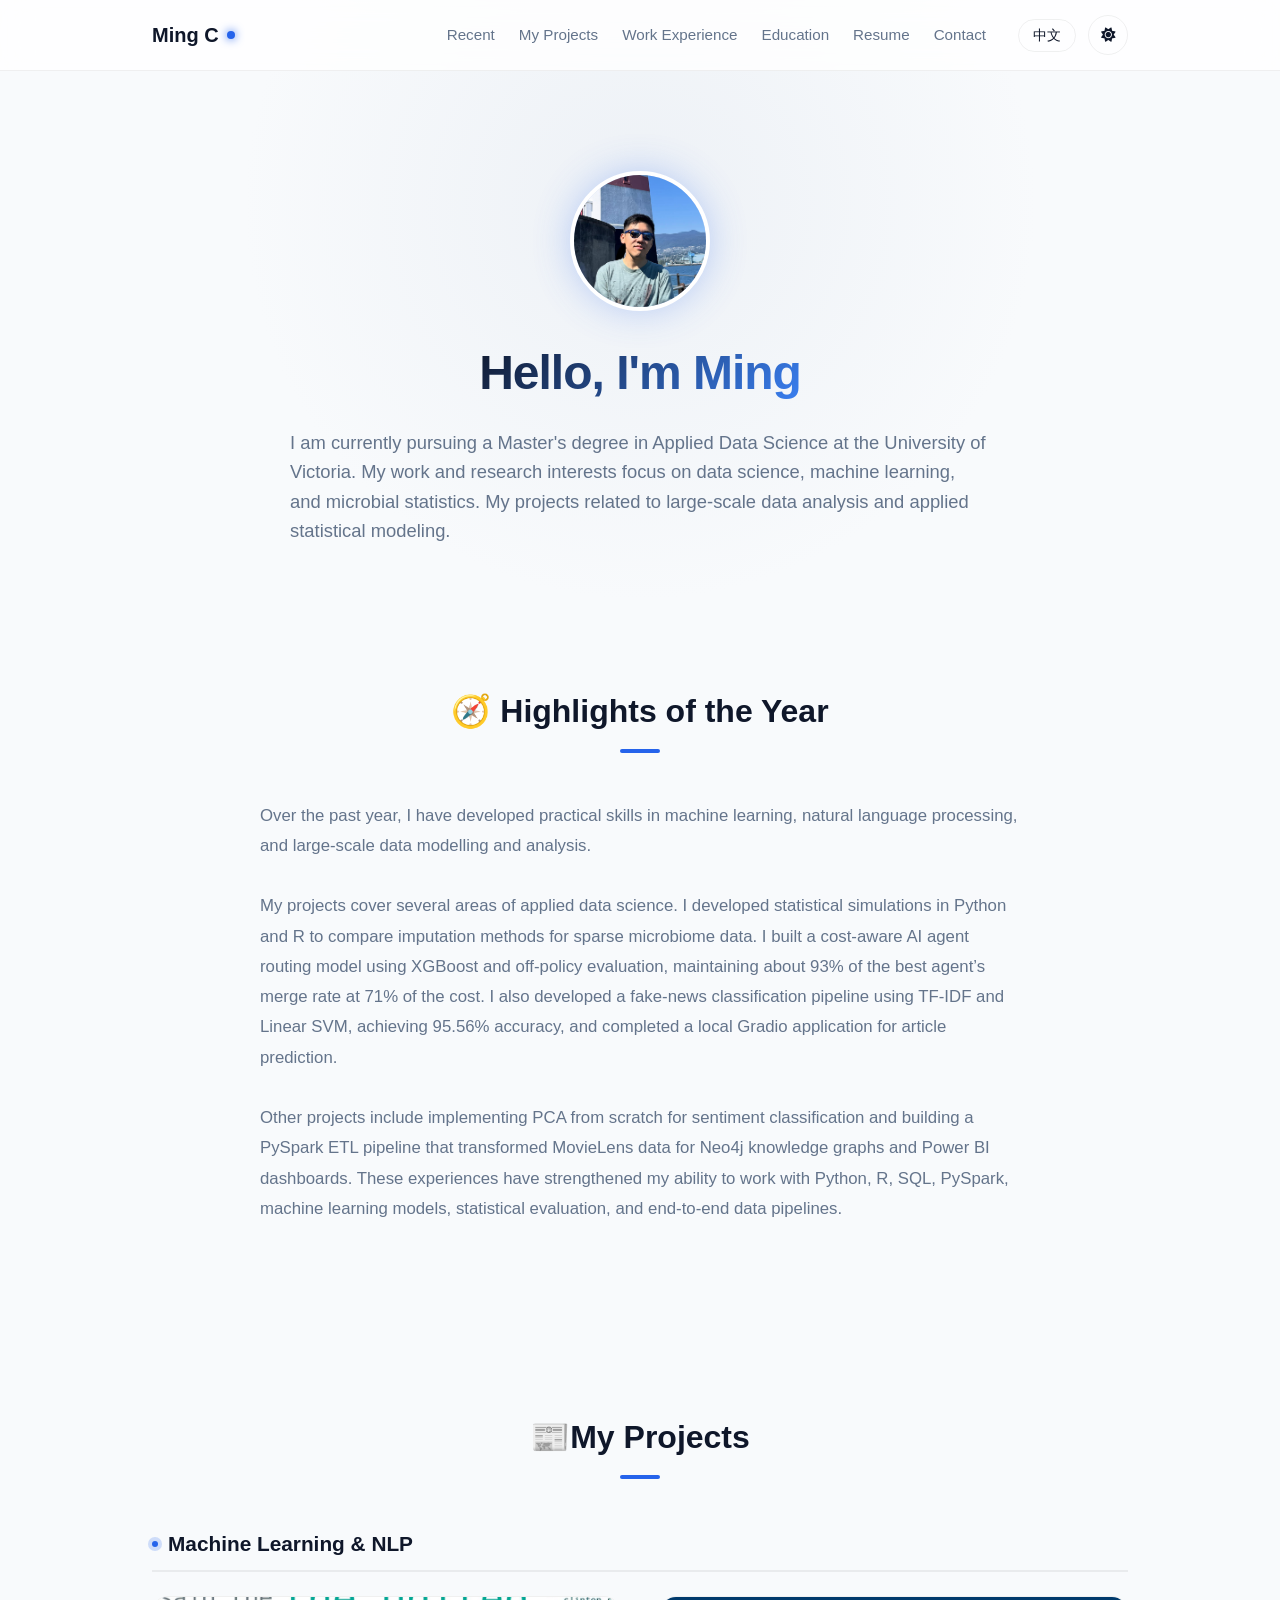
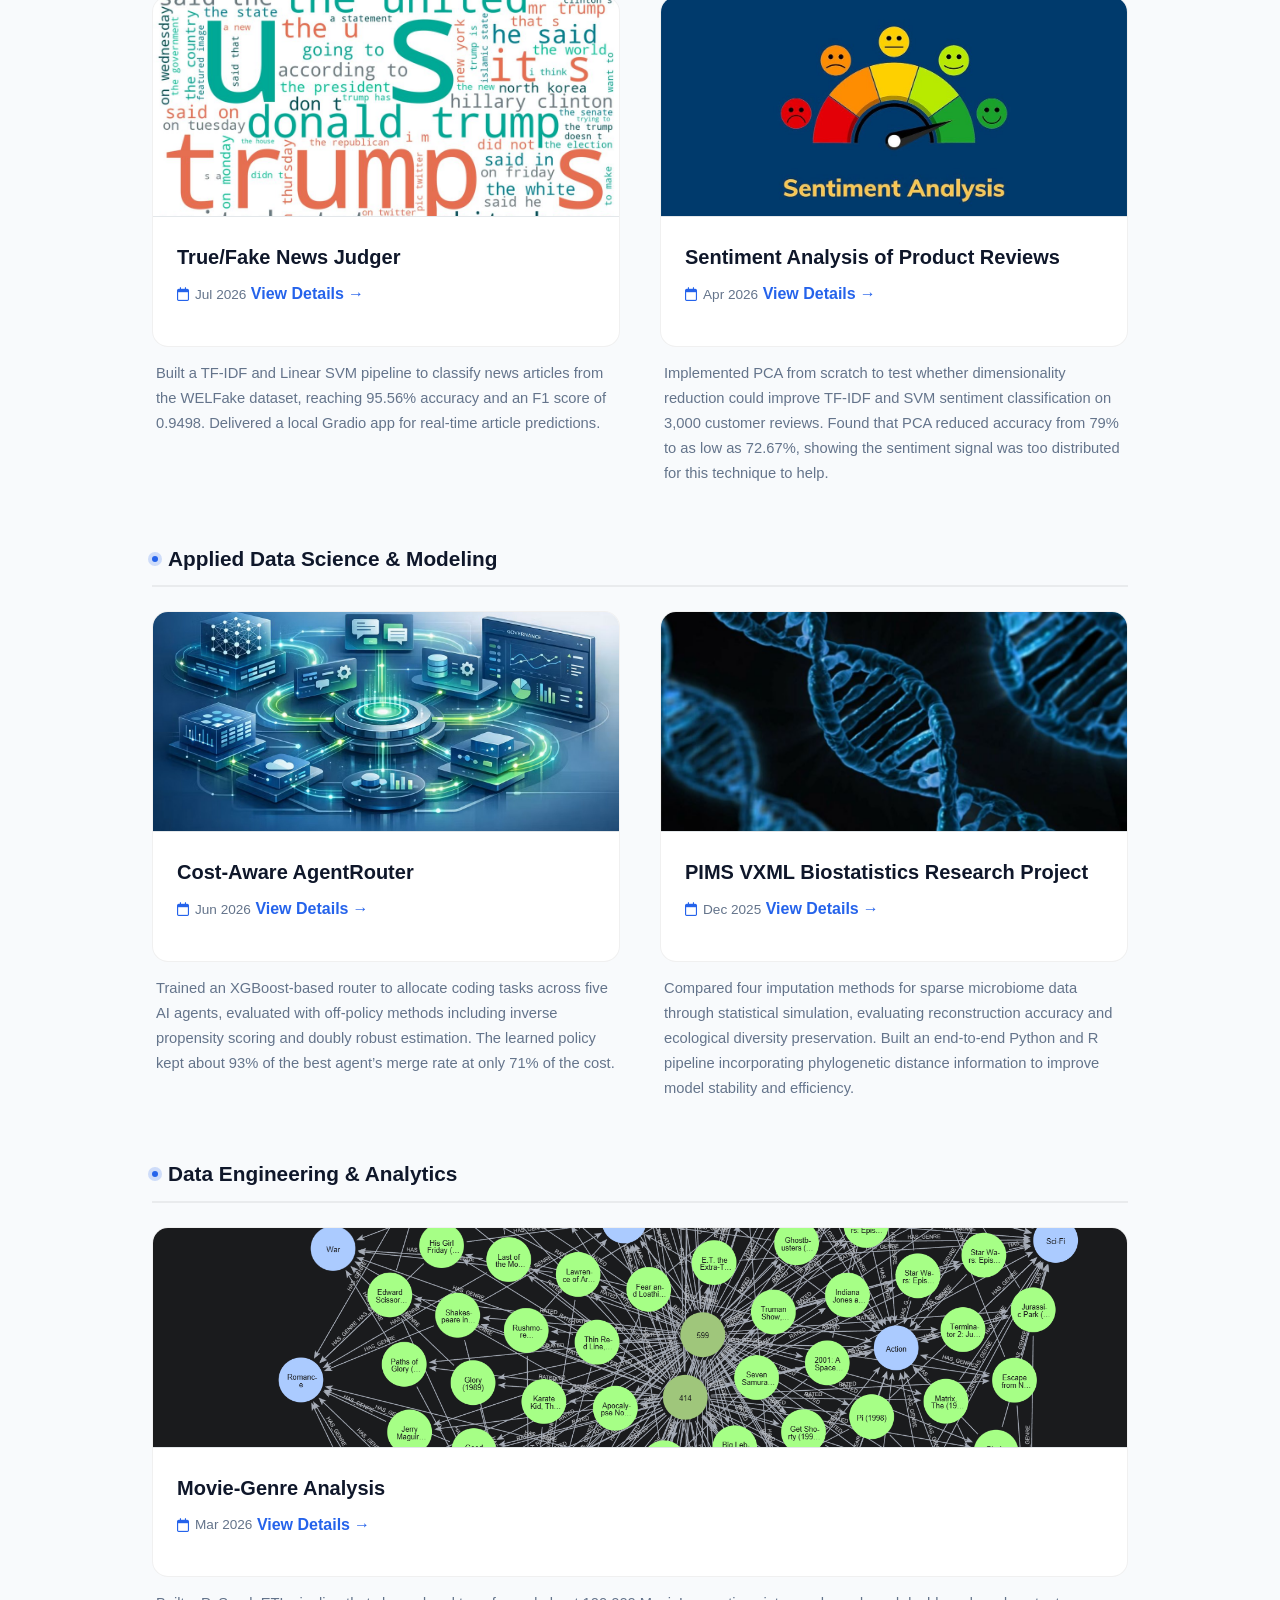
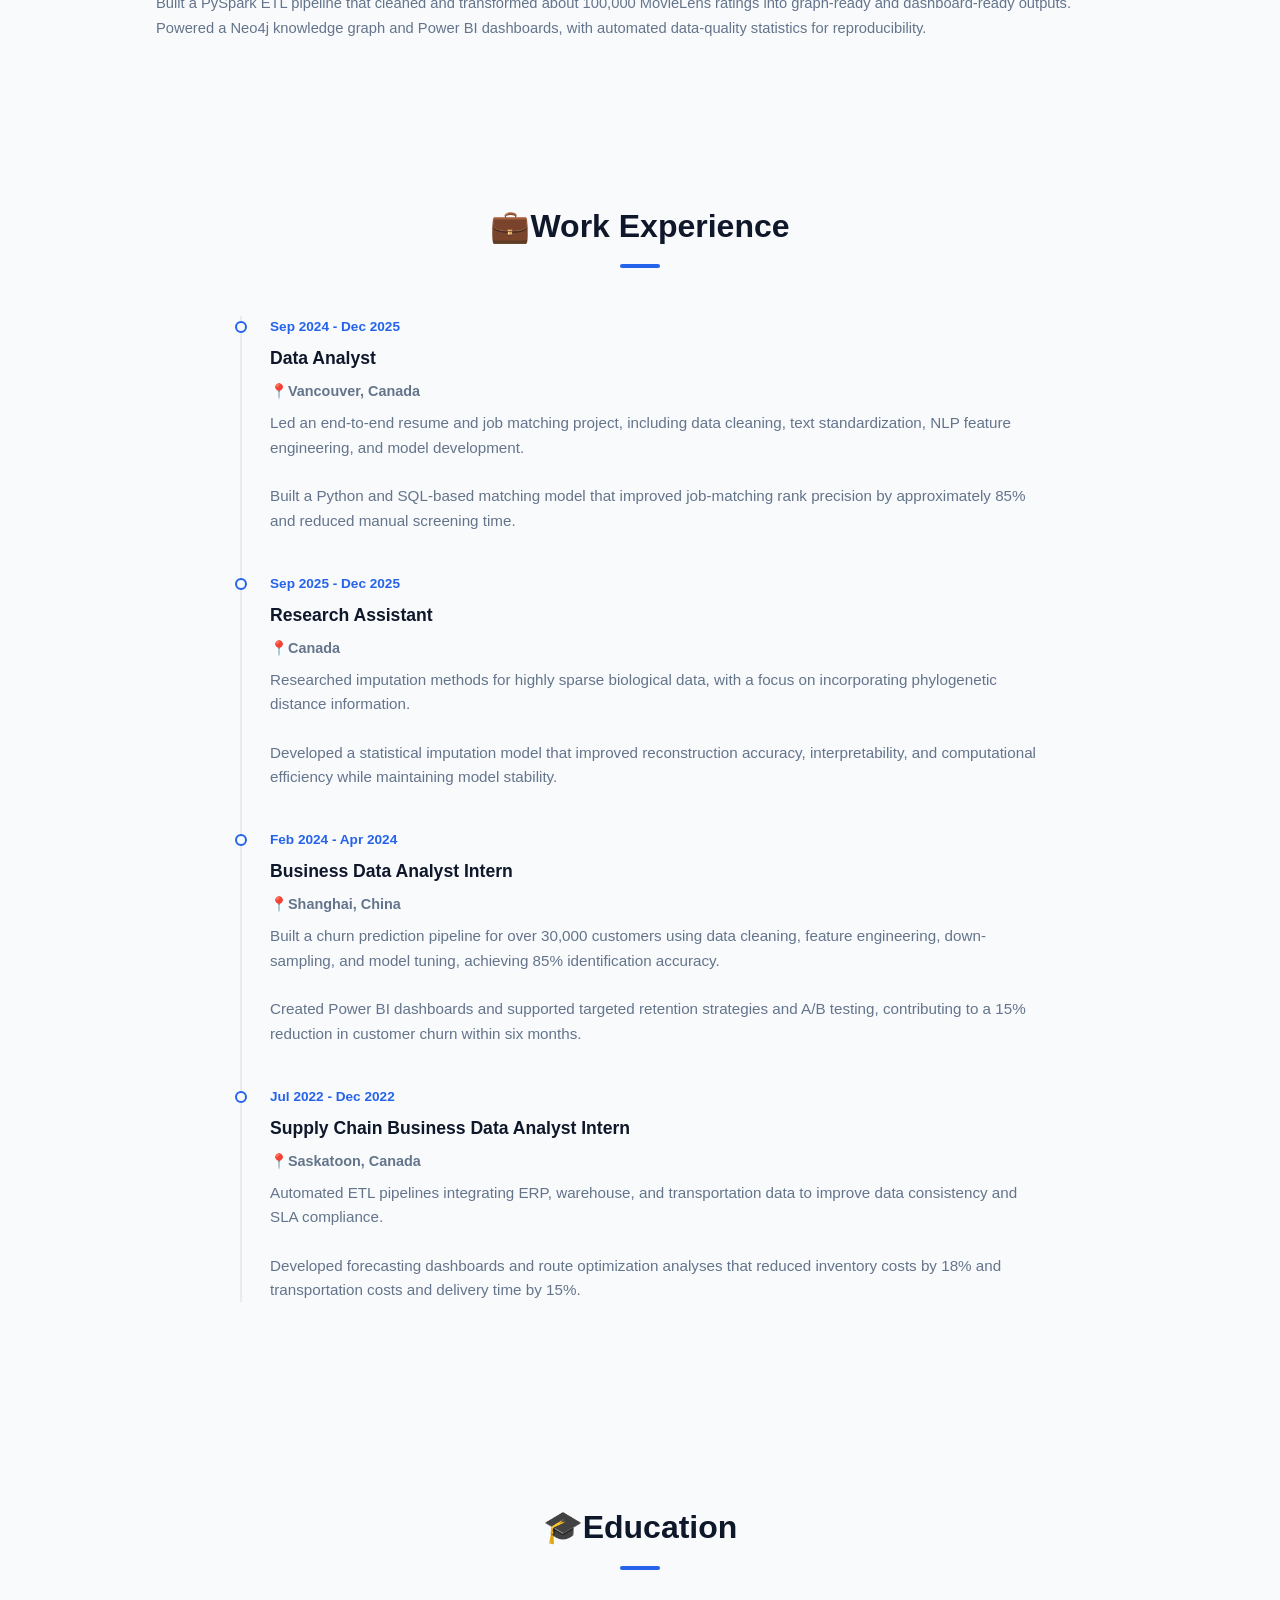
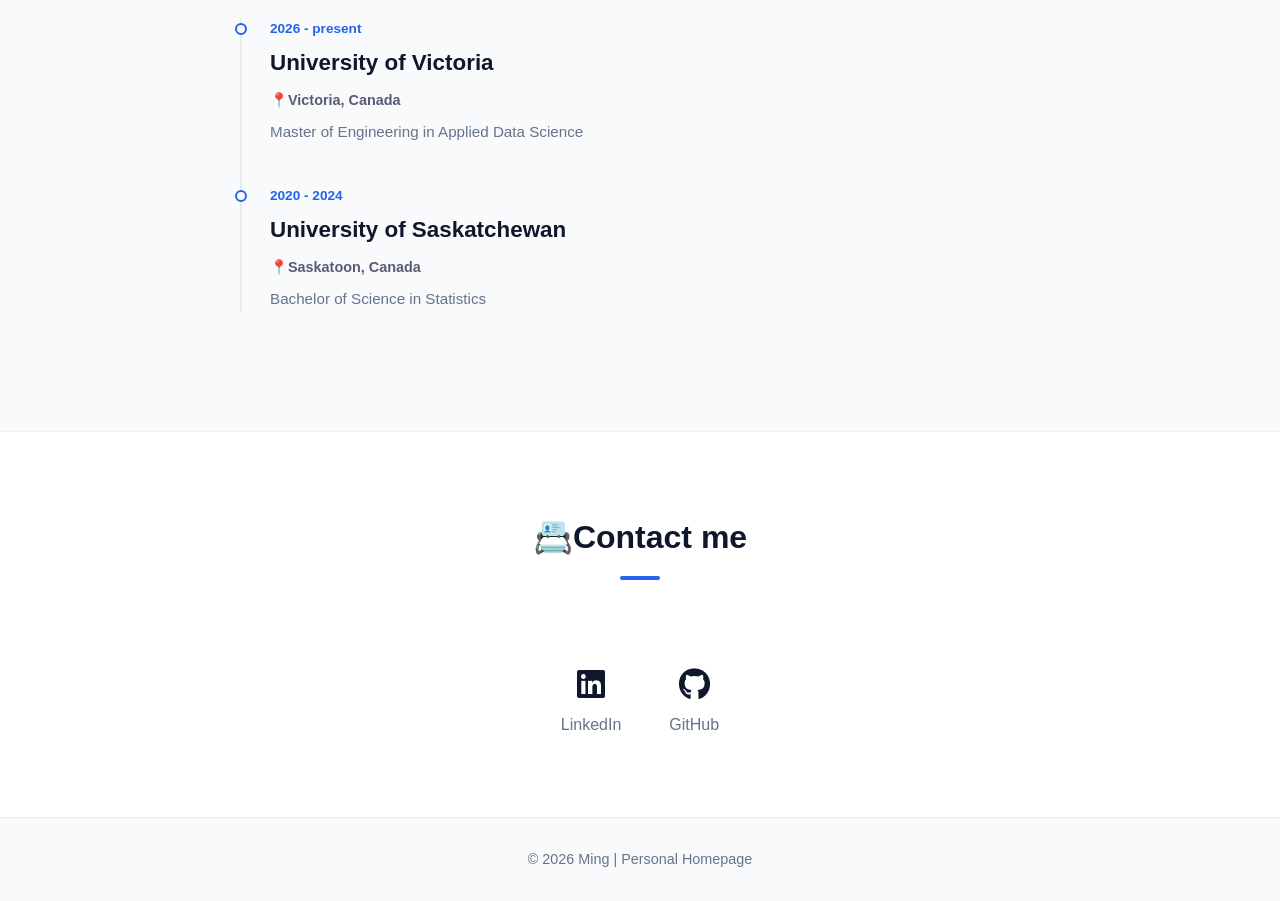
<file: index.html>
<!DOCTYPE html>
<html lang="en" data-theme="light">
<head>
  <meta charset="UTF-8">
  <meta name="viewport" content="width=device-width, initial-scale=1.0">
  <title>Ming's Homepage</title>
  
  <script>
    const savedTheme = localStorage.getItem('theme') || (window.matchMedia('(prefers-color-scheme: dark)').matches ? 'dark' : 'light');
    document.documentElement.setAttribute('data-theme', savedTheme);
  </script>

  <link rel="stylesheet" href="assets/css/style.css">
  <link rel="stylesheet" href="https://cdn.bootcdn.net/ajax/libs/font-awesome/6.4.0/css/all.min.css">
</head>
<body>
  <nav>
    <div class="container nav-container">
      <a href="#" class="logo">
        <span class="logo-text">Ming C</span>
        <div class="logo-dot"></div>
      </a>
      
      <div class="nav-actions">
        <div class="nav-links">
          <a href="#recent" data-i18n="nav.recent">Recent</a>
          <a href="#projects" data-i18n="nav.projects">Projects</a>
          <a href="#timeline" data-i18n="nav.timeline">Work Experience</a>
          <a href="#education" data-i18n="nav.education">Education</a>
          <a href="assets/docs/Mingyang_Chen_Resume.pdf" target="_blank" data-i18n="nav.resume">Resume</a>
          <a href="#contact" data-i18n="nav.contact">Contact</a>
        </div>

        <div class="nav-controls">
          <button class="control-btn lang-toggle" aria-label="Toggle Language">中文</button>
          <button class="control-btn theme-toggle" aria-label="Toggle Theme">
            <i class="fas fa-sun sun-icon"></i>
            <i class="fas fa-moon moon-icon"></i>
          </button>
        </div>
      </div>
    </div>
  </nav>

  <section class="intro">
    <div class="bg-decoration"></div>
    <div class="container flex-center column">
      <div class="avatar-container">
        <img src="assets/images/profile.jpg" alt="Avatar" class="avatar" data-i18n="intro.avatarAlt">
        <div class="avatar-glow"></div>
      </div>
      <h1 class="gradient-text" data-i18n="intro.title">Hello, I'm Ming</h1>
      <p class="subtitle" data-i18n="intro.desc">...</p>
    </div>
  </section>

  <section id="recent" class="section-padding">
    <div class="container">
      <h2 data-i18n="recent.title">Highlights of the Year</h2>
      <div class="recent-content"></div>
    </div>
  </section>

  <section id="projects" class="section-padding">
    <div class="container">
      <h2 data-i18n="projects.title">My Projects</h2>
      <div class="projects-grid"></div>
    </div>
  </section>

  <section id="timeline" class="section-padding">
    <div class="container">
      <h2 data-i18n="timeline.title">Work Experience</h2>
      <div class="timeline-container"></div>
    </div>
  </section>

    <section id="education" class="section-padding">
    <div class="container">
      <h2 data-i18n="education.title">Education</h2>
      <div class="education-container"></div>
    </div>
  </section>

  <section id="contact" class="contact section-padding">
    <div class="container">
      <h2 data-i18n="contact.title">Connect me</h2>
      <div class="contact-links"></div>
    </div>
  </section>

  <footer data-i18n="footer.copyright">© 2026 Ming. All rights reserved.</footer>

  <script src="assets/js/i18n.js"></script>
  <script src="assets/js/main.js"></script>
</body>
</html>
</file>
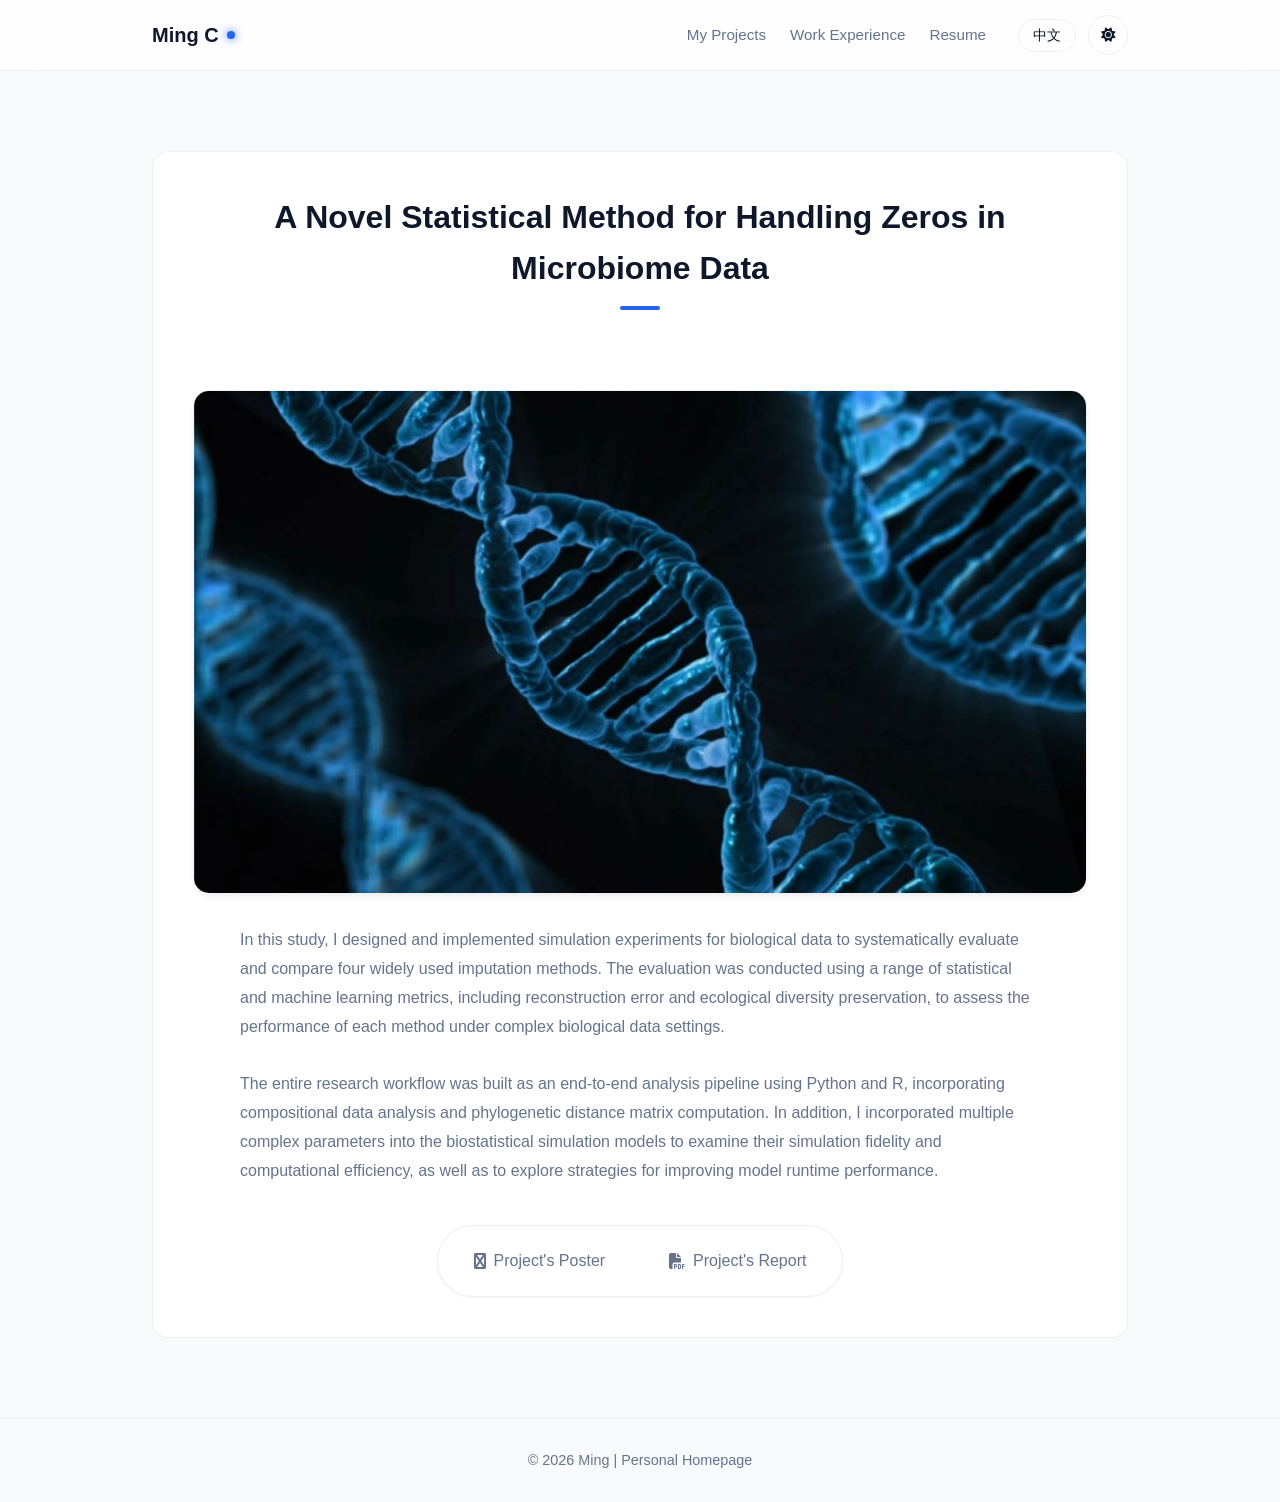
<file: pages/projects/project1.html>
<!DOCTYPE html>
<html lang="en" data-theme="light">
<head>
  <meta charset="UTF-8">
  <meta name="viewport" content="width=device-width, initial-scale=1.0">
  <title>Project 01 - Ming</title>
  
  <script>
    const savedTheme = localStorage.getItem('theme') || (window.matchMedia('(prefers-color-scheme: dark)').matches ? 'dark' : 'light');
    document.documentElement.setAttribute('data-theme', savedTheme);
  </script>

  <link rel="stylesheet" href="../../assets/css/style.css">
  <link rel="stylesheet" href="https://cdn.bootcdn.net/ajax/libs/font-awesome/6.4.0/css/all.min.css">
</head>
<body>
  <nav>
    <div class="container nav-container">
      <a href="../../index.html" class="logo">
        <span class="logo-text">Ming C</span>
        <div class="logo-dot"></div>
      </a>
      
      <div class="nav-actions">
        <div class="nav-links">
          <a href="../../index.html#projects" data-i18n="nav.projects">Projects</a>
          <a href="../../index.html#timeline" data-i18n="nav.timeline">Work Experience</a>
          <a href="../../assets/docs/Mingyang_Chen_Resume.pdf" target="_blank" data-i18n="nav.resume">Resume</a>
        </div>
        
        <div class="nav-controls">
          <button class="control-btn lang-toggle" aria-label="Toggle Language">中文</button>
          <button class="control-btn theme-toggle" aria-label="Toggle Theme">
            <i class="fas fa-sun sun-icon"></i>
            <i class="fas fa-moon moon-icon"></i>
          </button>
        </div>
      </div>
    </div>
  </nav>

  <section class="section-padding">
    <div class="container">
      <div class="card" style="padding: 40px;">
        <h2 data-i18n="project1.title"></h2>
        
        <img src="../../assets/images/projects/Microbiom_data.png" data-i18n="projects1.imgAlt1" class="project-img">
        
        <div style="max-width: 800px; margin: 30px auto; line-height: 1.8; color: var(--text-muted);">
           <p data-i18n="project1.desc"></p>
        </div>
       
        <div class="publish-links-wrapper" style="margin-top: 40px;">
          <div class="publish-links">
            <a href="https://vxml.pims.math.ca/projects/2023-2024/microbiome/microbiome-poster.pdf" target="_blank" class="publish-link">
              <i class="fab fa-file-powerpoint"></i> <span data-i18n="project1.links.poster">项目海报</span>
            </a>
            <a href="https://vxml.pims.math.ca/projects/2023-2024/microbiome/microbiome-report.pdf" target="_blank" class="publish-link">
              <i class="fas fa-file-pdf"></i> <span data-i18n="project1.links.techDoc">项目报告</span>
            </a>
          </div>
        </div>

      </div>
    </div>
  </section>

  <footer data-i18n="footer.copyright">© 2026 Ming. All rights reserved.</footer>

  <script src="../../assets/js/i18n.js"></script>
  <script src="../../assets/js/main.js"></script>
</body>
</html>
</file>
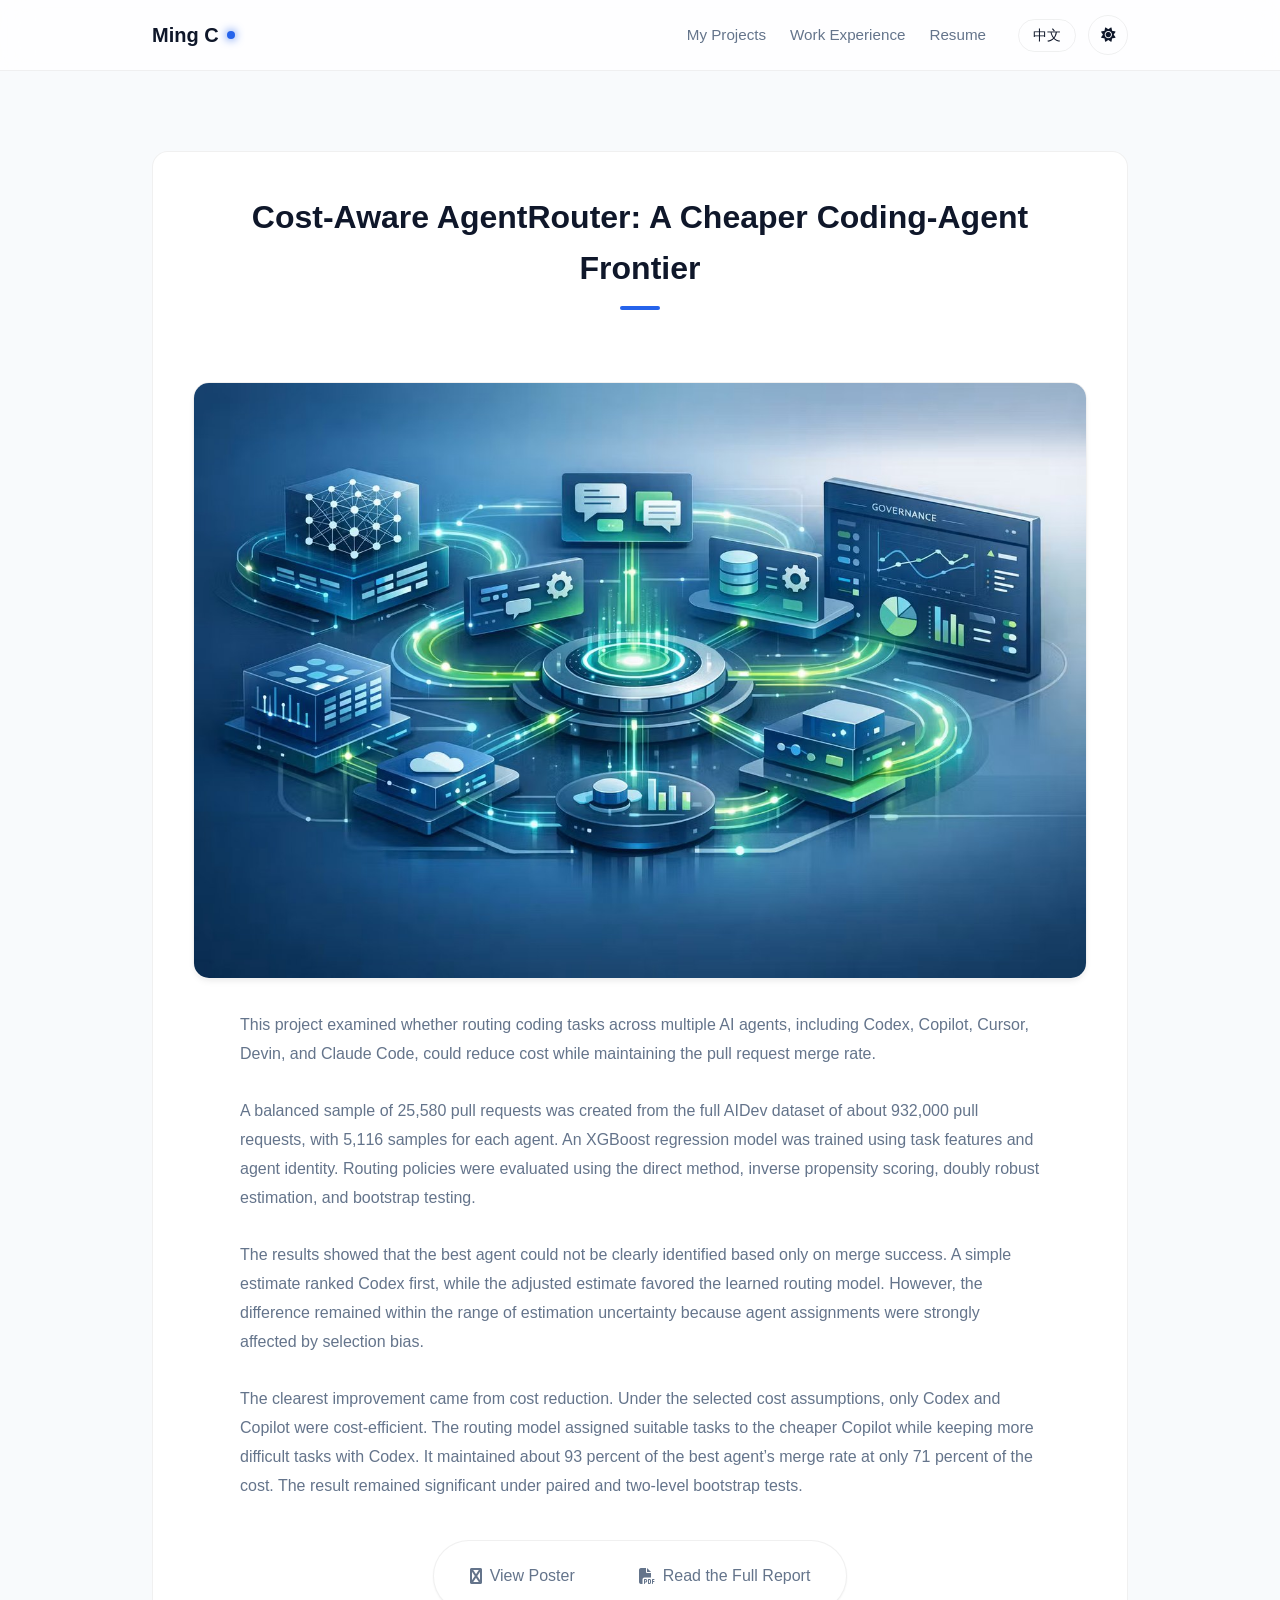
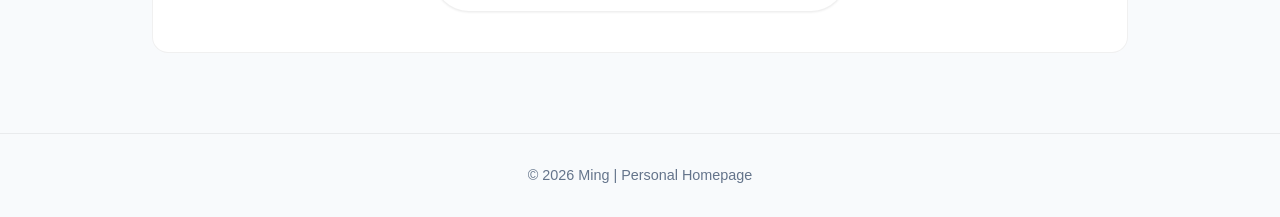
<file: pages/projects/project2.html>
<!DOCTYPE html>
<html lang="en" data-theme="light">
<head>
  <meta charset="UTF-8">
  <meta name="viewport" content="width=device-width, initial-scale=1.0">
  <title>Cost-Aware AgentRouter - Ming</title>

  <script>
    const savedTheme = localStorage.getItem('theme') || (window.matchMedia('(prefers-color-scheme: dark)').matches ? 'dark' : 'light');
    document.documentElement.setAttribute('data-theme', savedTheme);
  </script>

  <link rel="stylesheet" href="../../assets/css/style.css">
  <link rel="stylesheet" href="https://cdn.bootcdn.net/ajax/libs/font-awesome/6.4.0/css/all.min.css">
</head>
<body>
  <nav>
    <div class="container nav-container">
      <a href="../../index.html" class="logo">
        <span class="logo-text">Ming C</span>
        <div class="logo-dot"></div>
      </a>

      <div class="nav-actions">
        <div class="nav-links">
          <a href="../../index.html#projects" data-i18n="nav.projects">Projects</a>
          <a href="../../index.html#timeline" data-i18n="nav.timeline">Work Experience</a>
          <a href="../../assets/docs/Mingyang_Chen_Resume.pdf" target="_blank" data-i18n="nav.resume">Resume</a>
        </div>

        <div class="nav-controls">
          <button class="control-btn lang-toggle" aria-label="Toggle Language">中文</button>
          <button class="control-btn theme-toggle" aria-label="Toggle Theme">
            <i class="fas fa-sun sun-icon"></i>
            <i class="fas fa-moon moon-icon"></i>
          </button>
        </div>
      </div>
    </div>
  </nav>

  <section class="section-padding">
    <div class="container">
      <div class="card" style="padding: 40px;">
        <h2 data-i18n="project2.title"></h2>
        <p style="text-align:center; color: var(--text-muted); font-size: 0.9rem; margin-top: -8px; margin-bottom: 8px;" data-i18n="project2.team"></p>

        <img src="../../assets/images/projects/agentrouter-fleet.jpg" alt="Fleet of AI coding agents" class="project-img">

        <div style="max-width: 800px; margin: 30px auto; line-height: 1.8; color: var(--text-muted);">
           <p data-i18n="project2.desc"></p>
        </div>

        <div class="publish-links-wrapper" style="margin-top: 40px;">
          <div class="publish-links">
            <a href="../../assets/docs/Cost-Aware-AgentRouter_Poster.pdf" target="_blank" class="publish-link">
              <i class="fab fa-file-powerpoint"></i> <span data-i18n="project2.links.poster">View Poster</span>
            </a>
            <a href="../../assets/docs/Cost-Aware-AgentRouter_Paper.pdf" target="_blank" class="publish-link">
              <i class="fas fa-file-pdf"></i> <span data-i18n="project2.links.report">Read the Full Report</span>
            </a>
          </div>
        </div>

      </div>
    </div>
  </section>

  <footer data-i18n="footer.copyright">© 2026 Ming. All rights reserved.</footer>

  <script src="../../assets/js/i18n.js"></script>
  <script src="../../assets/js/main.js"></script>
</body>
</html>
</file>
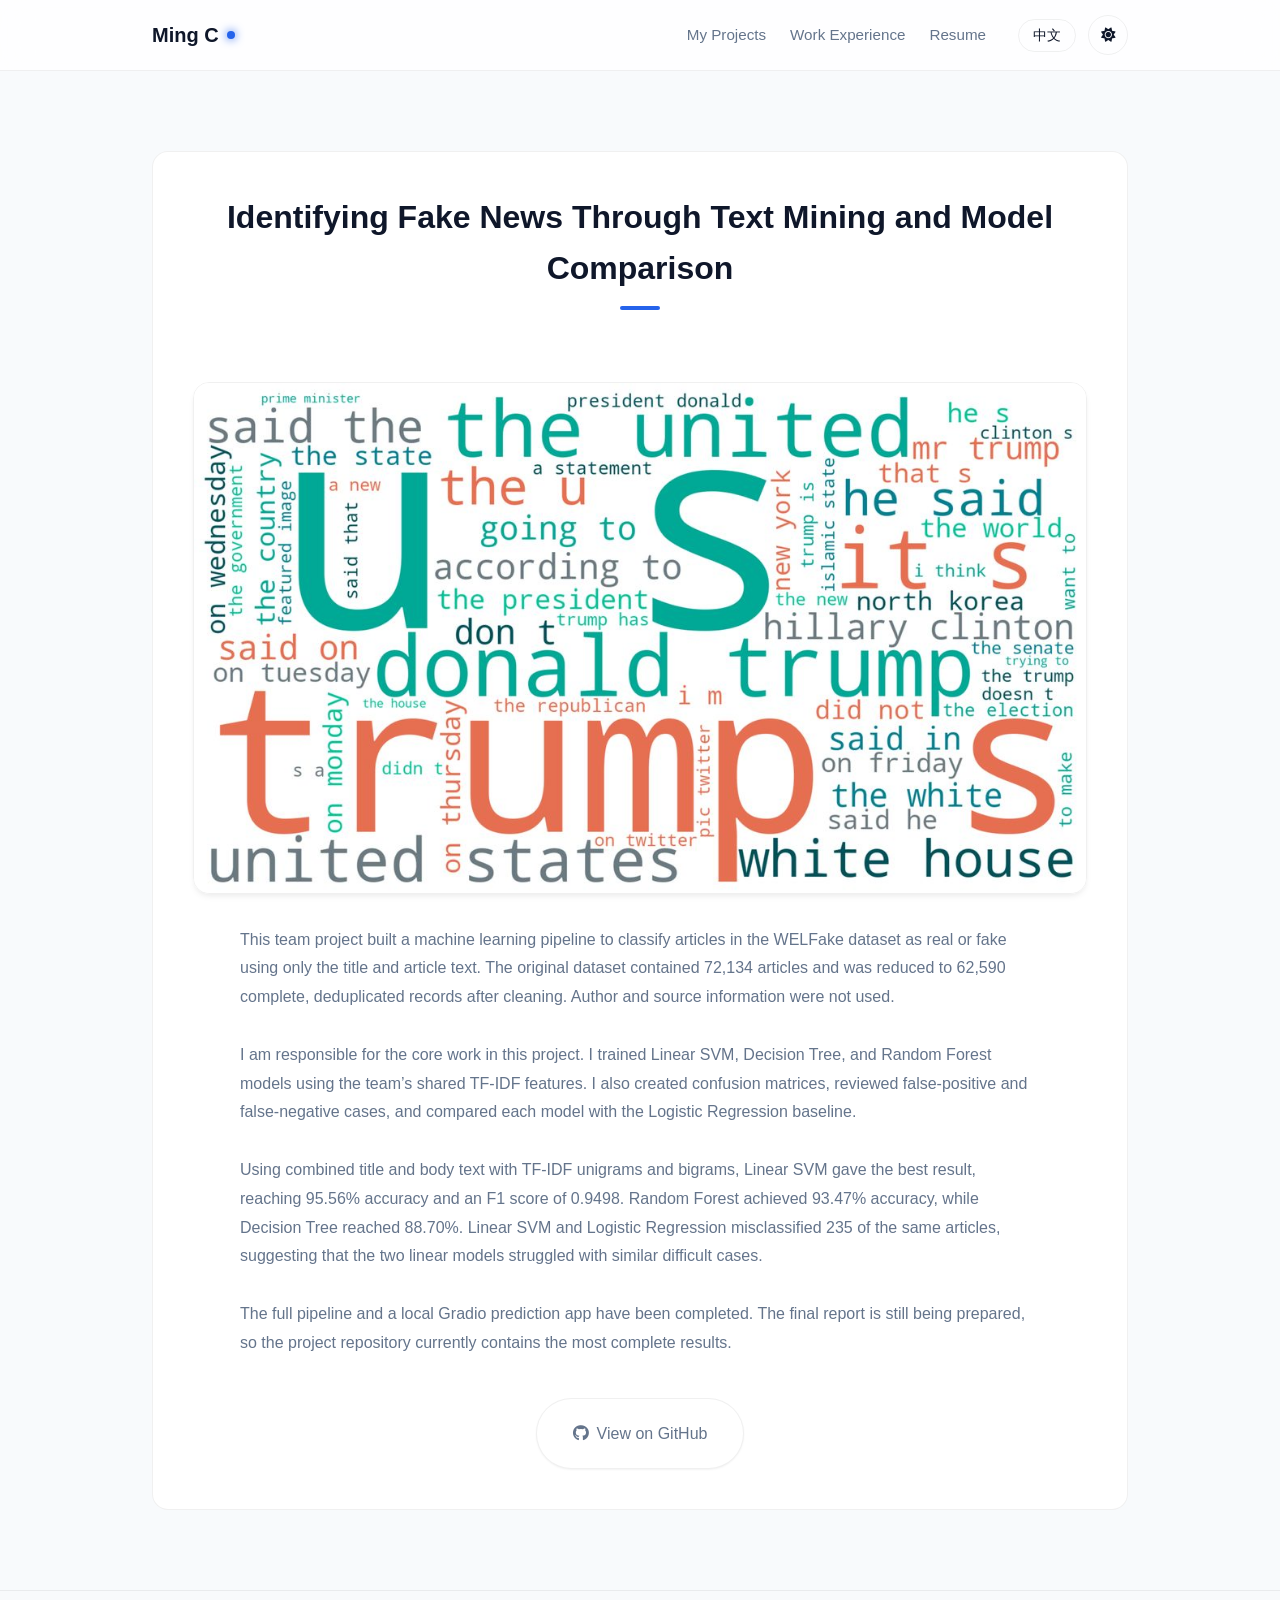
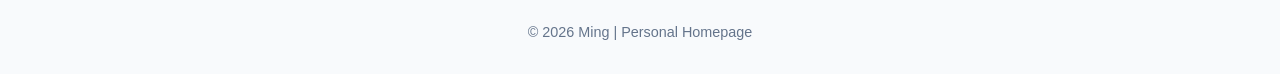
<file: pages/projects/project3.html>
<!DOCTYPE html>
<html lang="en" data-theme="light">
<head>
  <meta charset="UTF-8">
  <meta name="viewport" content="width=device-width, initial-scale=1.0">
  <title>Fake News Identifier - Ming</title>

  <script>
    const savedTheme = localStorage.getItem('theme') || (window.matchMedia('(prefers-color-scheme: dark)').matches ? 'dark' : 'light');
    document.documentElement.setAttribute('data-theme', savedTheme);
  </script>

  <link rel="stylesheet" href="../../assets/css/style.css">
  <link rel="stylesheet" href="https://cdn.bootcdn.net/ajax/libs/font-awesome/6.4.0/css/all.min.css">
</head>
<body>
  <nav>
    <div class="container nav-container">
      <a href="../../index.html" class="logo">
        <span class="logo-text">Ming C</span>
        <div class="logo-dot"></div>
      </a>

      <div class="nav-actions">
        <div class="nav-links">
          <a href="../../index.html#projects" data-i18n="nav.projects">Projects</a>
          <a href="../../index.html#timeline" data-i18n="nav.timeline">Work Experience</a>
          <a href="../../assets/docs/Mingyang_Chen_Resume.pdf" target="_blank" data-i18n="nav.resume">Resume</a>
        </div>

        <div class="nav-controls">
          <button class="control-btn lang-toggle" aria-label="Toggle Language">中文</button>
          <button class="control-btn theme-toggle" aria-label="Toggle Theme">
            <i class="fas fa-sun sun-icon"></i>
            <i class="fas fa-moon moon-icon"></i>
          </button>
        </div>
      </div>
    </div>
  </nav>

  <section class="section-padding">
    <div class="container">
      <div class="card" style="padding: 40px;">
        <h2 data-i18n="project3.title"></h2>
        <p style="text-align:center; color: var(--text-muted); font-size: 0.9rem; margin-top: -8px; margin-bottom: 8px;" data-i18n="project3.team"></p>

        <img src="../../assets/images/projects/fakenews-wordcloud.jpg" alt="Top discriminative phrases word cloud" class="project-img">

        <div style="max-width: 800px; margin: 30px auto; line-height: 1.8; color: var(--text-muted);">
           <p data-i18n="project3.desc"></p>
        </div>

        <div class="publish-links-wrapper" style="margin-top: 40px;">
          <div class="publish-links">
            <a href="https://github.com/mic000/Fake-News-Identifier" target="_blank" class="publish-link">
              <i class="fab fa-github"></i> <span data-i18n="project3.links.repo">View on GitHub</span>
            </a>
          </div>
        </div>

      </div>
    </div>
  </section>

  <footer data-i18n="footer.copyright">© 2026 Ming. All rights reserved.</footer>

  <script src="../../assets/js/i18n.js"></script>
  <script src="../../assets/js/main.js"></script>
</body>
</html>
</file>
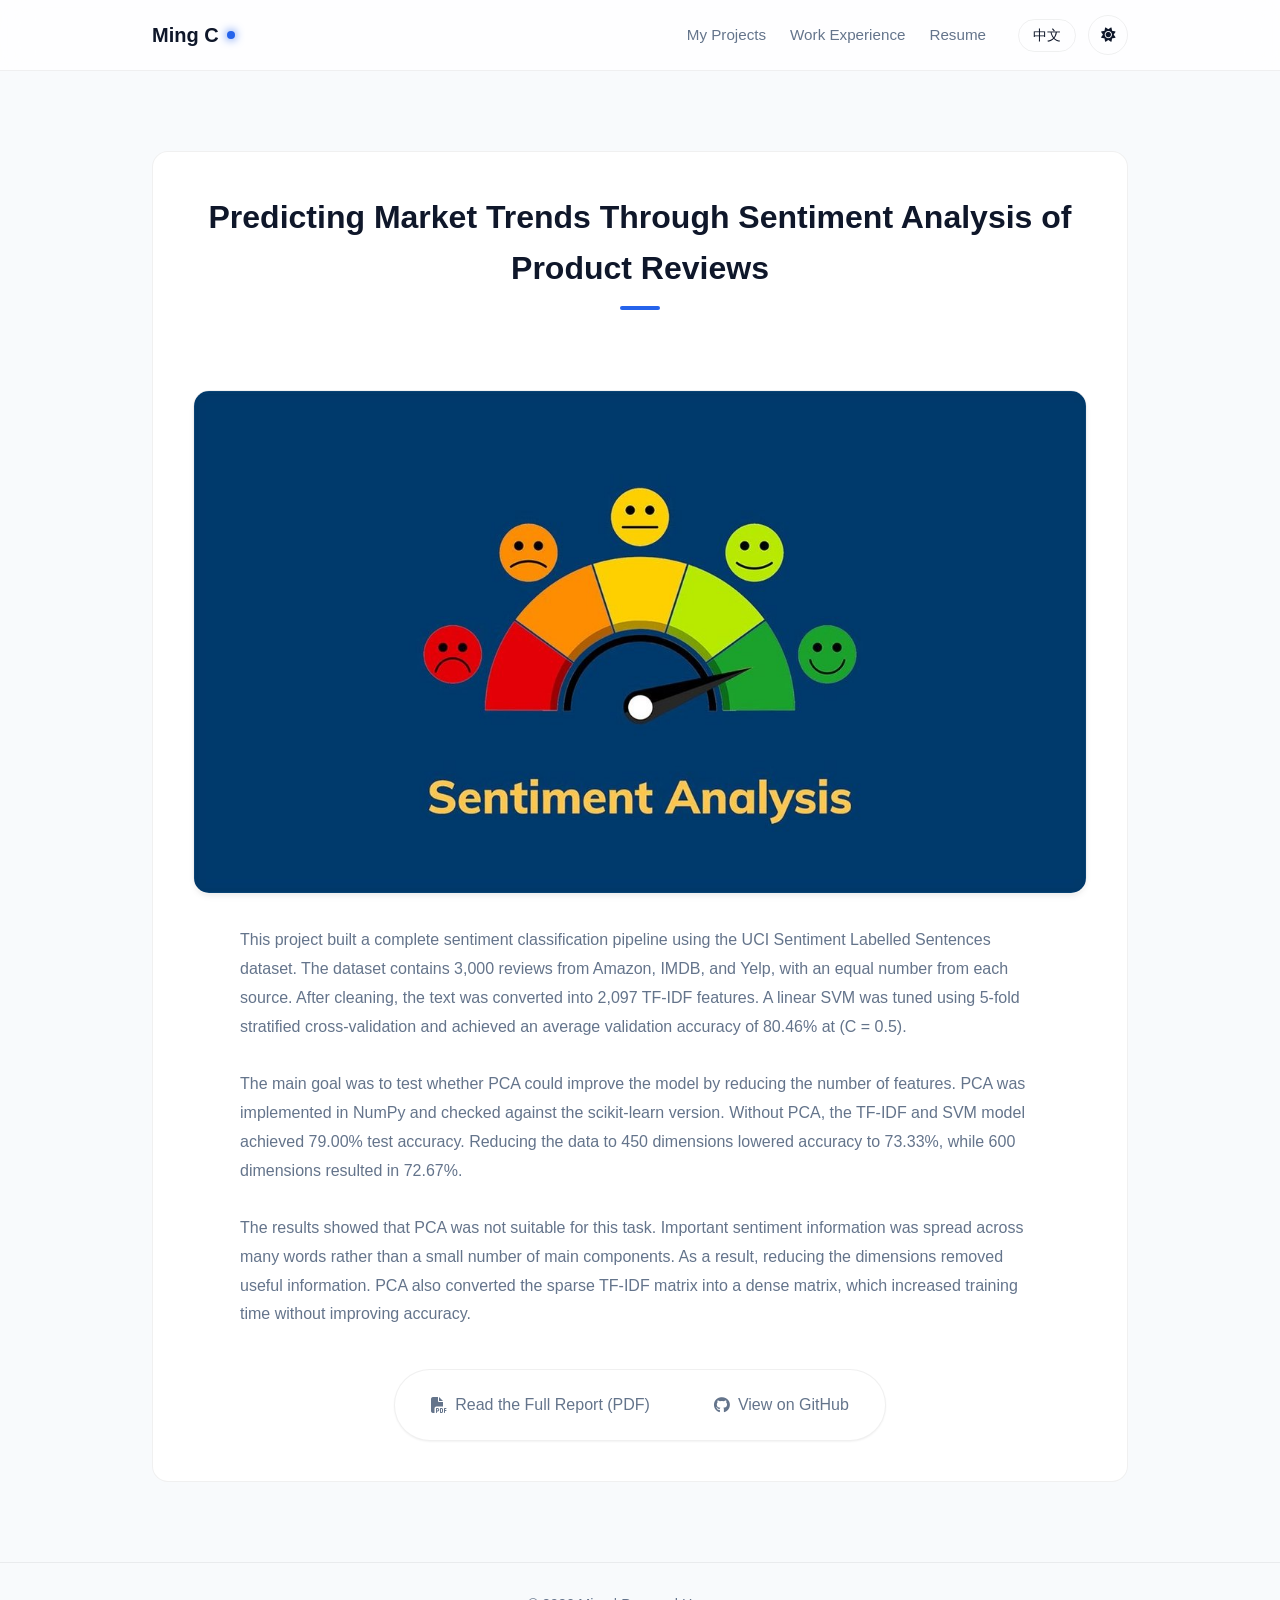
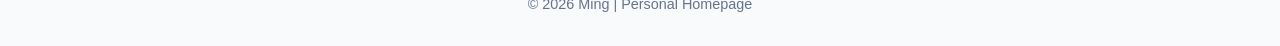
<file: pages/projects/project4.html>
<!DOCTYPE html>
<html lang="en" data-theme="light">
<head>
  <meta charset="UTF-8">
  <meta name="viewport" content="width=device-width, initial-scale=1.0">
  <title>Sentiment Analysis Using PCA & SVM - Ming</title>

  <script>
    const savedTheme = localStorage.getItem('theme') || (window.matchMedia('(prefers-color-scheme: dark)').matches ? 'dark' : 'light');
    document.documentElement.setAttribute('data-theme', savedTheme);
  </script>

  <link rel="stylesheet" href="../../assets/css/style.css">
  <link rel="stylesheet" href="https://cdn.bootcdn.net/ajax/libs/font-awesome/6.4.0/css/all.min.css">
</head>
<body>
  <nav>
    <div class="container nav-container">
      <a href="../../index.html" class="logo">
        <span class="logo-text">Ming C</span>
        <div class="logo-dot"></div>
      </a>

      <div class="nav-actions">
        <div class="nav-links">
          <a href="../../index.html#projects" data-i18n="nav.projects">Projects</a>
          <a href="../../index.html#timeline" data-i18n="nav.timeline">Work Experience</a>
          <a href="../../assets/docs/Mingyang_Chen_Resume.pdf" target="_blank" data-i18n="nav.resume">Resume</a>
        </div>

        <div class="nav-controls">
          <button class="control-btn lang-toggle" aria-label="Toggle Language">中文</button>
          <button class="control-btn theme-toggle" aria-label="Toggle Theme">
            <i class="fas fa-sun sun-icon"></i>
            <i class="fas fa-moon moon-icon"></i>
          </button>
        </div>
      </div>
    </div>
  </nav>

  <section class="section-padding">
    <div class="container">
      <div class="card" style="padding: 40px;">
        <h2 data-i18n="project4.title"></h2>

        <img src="../../assets/images/projects/sentiment-gauge.jpg" alt="Sentiment Analysis" class="project-img">

        <div style="max-width: 800px; margin: 30px auto; line-height: 1.8; color: var(--text-muted);">
           <p data-i18n="project4.desc"></p>
        </div>

        <div class="publish-links-wrapper" style="margin-top: 40px;">
          <div class="publish-links">
            <a href="../../assets/docs/Sentiment_Analysis_Report.pdf" target="_blank" class="publish-link">
              <i class="fas fa-file-pdf"></i> <span data-i18n="project4.links.report">Read the Full Report (PDF)</span>
            </a>
            <a href="https://mic000.github.io/Sentiment-Analysis/" target="_blank" class="publish-link">
              <i class="fab fa-github"></i> <span data-i18n="project4.links.repo">View on GitHub</span>
            </a>
          </div>
        </div>

      </div>
    </div>
  </section>

  <footer data-i18n="footer.copyright">© 2026 Ming. All rights reserved.</footer>

  <script src="../../assets/js/i18n.js"></script>
  <script src="../../assets/js/main.js"></script>
</body>
</html>
</file>
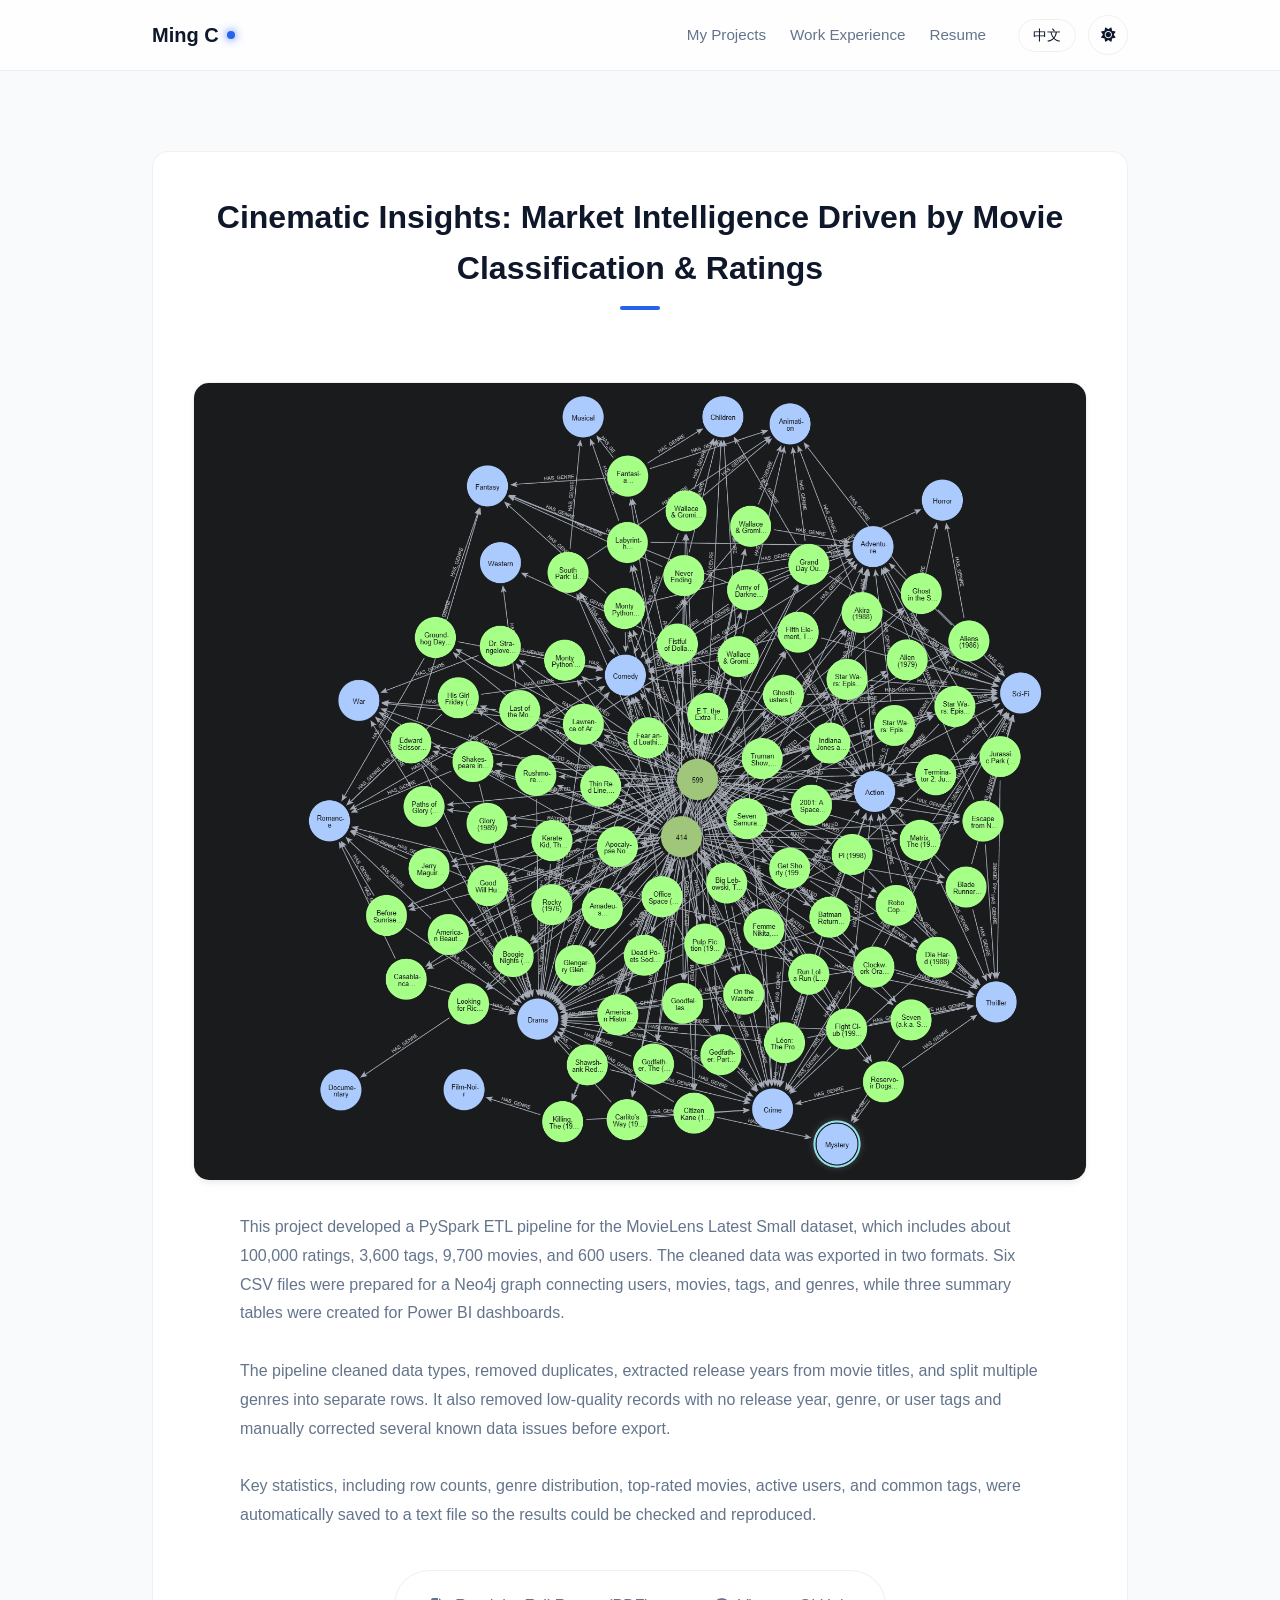
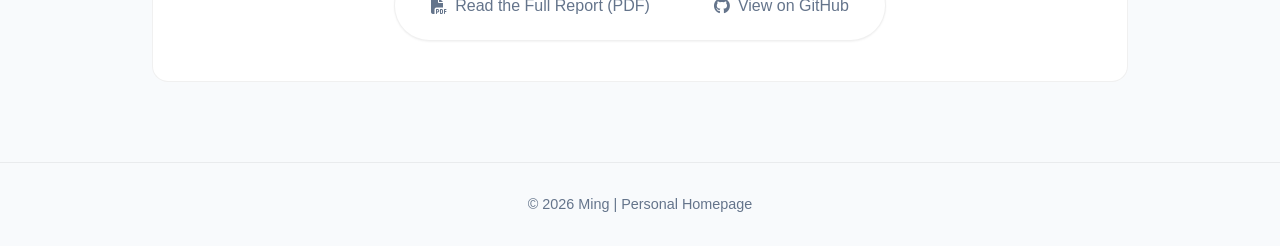
<file: pages/projects/project5.html>
<!DOCTYPE html>
<html lang="en" data-theme="light">
<head>
  <meta charset="UTF-8">
  <meta name="viewport" content="width=device-width, initial-scale=1.0">
  <title>Movie Knowledge Graph Analysis - Ming</title>

  <script>
    const savedTheme = localStorage.getItem('theme') || (window.matchMedia('(prefers-color-scheme: dark)').matches ? 'dark' : 'light');
    document.documentElement.setAttribute('data-theme', savedTheme);
  </script>

  <link rel="stylesheet" href="../../assets/css/style.css">
  <link rel="stylesheet" href="https://cdn.bootcdn.net/ajax/libs/font-awesome/6.4.0/css/all.min.css">
</head>
<body>
  <nav>
    <div class="container nav-container">
      <a href="../../index.html" class="logo">
        <span class="logo-text">Ming C</span>
        <div class="logo-dot"></div>
      </a>

      <div class="nav-actions">
        <div class="nav-links">
          <a href="../../index.html#projects" data-i18n="nav.projects">Projects</a>
          <a href="../../index.html#timeline" data-i18n="nav.timeline">Work Experience</a>
          <a href="../../assets/docs/Mingyang_Chen_Resume.pdf" target="_blank" data-i18n="nav.resume">Resume</a>
        </div>

        <div class="nav-controls">
          <button class="control-btn lang-toggle" aria-label="Toggle Language">中文</button>
          <button class="control-btn theme-toggle" aria-label="Toggle Theme">
            <i class="fas fa-sun sun-icon"></i>
            <i class="fas fa-moon moon-icon"></i>
          </button>
        </div>
      </div>
    </div>
  </nav>

  <section class="section-padding">
    <div class="container">
      <div class="card" style="padding: 40px;">
        <h2 data-i18n="project5.title"></h2>
        <p style="text-align:center; color: var(--text-muted); font-size: 0.9rem; margin-top: -8px; margin-bottom: 8px;" data-i18n="project5.team"></p>

        <img src="../../assets/images/projects/movie-kg-schema.png" alt="Neo4j data model: User, Movie, Genre" class="project-img">

        <div style="max-width: 800px; margin: 30px auto; line-height: 1.8; color: var(--text-muted);">
           <p data-i18n="project5.desc"></p>
        </div>

        <div class="publish-links-wrapper" style="margin-top: 40px;">
          <div class="publish-links">
            <a href="../../assets/docs/Movie_Knowledge_Graph_Analysis_report.pdf" target="_blank" class="publish-link">
              <i class="fas fa-file-pdf"></i> <span data-i18n="project5.links.report">Read the Full Report (PDF)</span>
            <a href="https://mic000.github.io/Movie-Knowledge-Graph-Analysis/" target="_blank" class="publish-link">
              <i class="fab fa-github"></i> <span data-i18n="project5.links.repo">View on GitHub</span>
            </a>
          </div>
        </div>

      </div>
    </div>
  </section>

  <footer data-i18n="footer.copyright">© 2026 Ming. All rights reserved.</footer>

  <script src="../../assets/js/i18n.js"></script>
  <script src="../../assets/js/main.js"></script>
</body>
</html>
</file>
<file: assets/css/style.css>
html, body {
  overflow-x: hidden;
  max-width: 100%;
}

/* =========================================
   1. Design Token & Themes
   ========================================= */
:root {
  /* 基础参数 */
  --font-main: -apple-system, BlinkMacSystemFont, "Segoe UI", Roboto, "Helvetica Neue", Arial, sans-serif;
  --radius-md: 16px;
  --radius-full: 999px;
  --container-width: 1024px;
  --transition-base: 0.3s cubic-bezier(0.4, 0, 0.2, 1);
  
  /* [Light Mode] 默认日间模式变量 */
  --bg-body: #f8fafc;
  --bg-card: #ffffff;
  --bg-glass: rgba(255, 255, 255, 0.8);
  --bg-hover: #f1f5f9;
  
  --text-main: #0f172a;
  --text-muted: #64748b;
  --text-invert: #ffffff;
  
  --primary: #2563eb;       /* 核心蓝 */
  --primary-glow: rgba(37, 99, 235, 0.2);
  
  --border-light: rgba(0, 0, 0, 0.06);
  --shadow-sm: 0 1px 2px rgba(0, 0, 0, 0.05);
  --shadow-card: 0 4px 6px -1px rgba(0, 0, 0, 0.05), 0 2px 4px -1px rgba(0, 0, 0, 0.03);
  --shadow-hover: 0 20px 25px -5px rgba(0, 0, 0, 0.1), 0 10px 10px -5px rgba(0, 0, 0, 0.04);
  
  --gradient-title: linear-gradient(135deg, #0f172a 0%, #3b82f6 100%);
  --decoration-blob: #e2e8f0;
}

/* [Dark Mode] 深色模式变量覆盖 */
[data-theme="dark"] {
  --bg-body: #0f172a;       /* 深岩灰背景 */
  --bg-card: #1e293b;       /* 稍亮的卡片背景 */
  --bg-glass: rgba(15, 23, 42, 0.8);
  --bg-hover: #334155;
  
  --text-main: #f1f5f9;     /* 亮灰白 */
  --text-muted: #94a3b8;    /* 柔和灰 */
  
  --primary: #60a5fa;       /* 亮蓝，暗色下更显眼 */
  --primary-glow: rgba(96, 165, 250, 0.25);
  
  --border-light: rgba(255, 255, 255, 0.08);
  --shadow-sm: 0 1px 2px rgba(0, 0, 0, 0.3);
  --shadow-card: 0 4px 6px -1px rgba(0, 0, 0, 0.4);
  --shadow-hover: 0 20px 25px -5px rgba(0, 0, 0, 0.5), 0 0 20px rgba(96, 165, 250, 0.15); /* 加点蓝色光晕 */
  
  --gradient-title: linear-gradient(135deg, #f8fafc 0%, #60a5fa 100%);
  --decoration-blob: #1e293b;
}

/* =========================================
   2. Global Reset & Layout
   ========================================= */
* { margin: 0; padding: 0; box-sizing: border-box; }

body {
  font-family: var(--font-main);
  background-color: var(--bg-body);
  color: var(--text-main);
  line-height: 1.6;
  /* 关键：平滑过渡背景色和文字颜色 */
  transition: background-color 0.4s ease, color 0.4s ease;
  overflow-x: hidden;
}

/* 新增：全局图片约束，防止图片撑破布局 */
img {
  max-width: 100%;
  height: auto;
  display: block;
}

a { text-decoration: none; color: inherit; transition: var(--transition-base); }
ul { list-style: none; }

.container {
  max-width: var(--container-width);
  margin: 0 auto;
  padding: 0 24px;
}

.section-padding { padding: 80px 0; }
.flex-center { display: flex; align-items: center; justify-content: center; }
.column { flex-direction: column; }

/* 滚动条美化 */
::-webkit-scrollbar { width: 8px; }
::-webkit-scrollbar-track { background: var(--bg-body); }
::-webkit-scrollbar-thumb { background: var(--text-muted); border-radius: 4px; opacity: 0.5; }

/* =========================================
   3. Navigation (Glassmorphism)
   ========================================= */
nav {
  position: sticky;
  top: 0;
  z-index: 100;
  background: var(--bg-glass);
  backdrop-filter: blur(16px);
  -webkit-backdrop-filter: blur(16px);
  border-bottom: 1px solid var(--border-light);
  transition: background-color 0.4s ease, border-color 0.4s ease;
}

.nav-container {
  height: 70px;
  display: flex;
  justify-content: space-between;
  align-items: center;
}

.logo {
  display: flex;
  align-items: center;
  gap: 8px;
  font-weight: 700;
  font-size: 1.25rem;
  color: var(--text-main);
}

.logo-dot {
  width: 8px;
  height: 8px;
  background: var(--primary);
  border-radius: 50%;
  box-shadow: 0 0 10px var(--primary);
}

.nav-actions { display: flex; align-items: center; gap: 32px; }

.nav-links { display: flex; gap: 24px; }
.nav-links a {
  font-size: 0.95rem;
  font-weight: 500;
  color: var(--text-muted);
  position: relative;
}
.nav-links a:hover, .nav-links a.active { color: var(--primary); }

.nav-controls { display: flex; align-items: center; gap: 12px; }

/* 按钮通用样式 */
.control-btn {
  background: transparent;
  border: 1px solid var(--border-light);
  color: var(--text-main);
  padding: 6px 14px;
  border-radius: 20px;
  cursor: pointer;
  font-size: 0.9rem;
  transition: all 0.3s ease;
  display: flex;
  align-items: center;
  justify-content: center;
}

.control-btn:hover {
  background: var(--bg-hover);
  border-color: var(--primary);
  color: var(--primary);
}

/* 主题切换按钮特殊处理 */
.theme-toggle {
  width: 36px;
  height: 36px;
  padding: 0;
  border-radius: 50%;
  position: relative;
  overflow: hidden;
}

.theme-toggle i {
  position: absolute;
  transition: transform 0.5s cubic-bezier(0.68, -0.55, 0.27, 1.55), opacity 0.5s;
}

/* 图标切换动画逻辑 */
[data-theme="light"] .moon-icon { transform: translateY(20px) rotate(90deg); opacity: 0; }
[data-theme="light"] .sun-icon { transform: translateY(0) rotate(0); opacity: 1; }
[data-theme="dark"] .sun-icon { transform: translateY(-20px) rotate(-90deg); opacity: 0; }
[data-theme="dark"] .moon-icon { transform: translateY(0) rotate(0); opacity: 1; }

/* =========================================
   4. Hero Section / Intro
   ========================================= */
.intro {
  padding: 100px 0 60px;
  position: relative;
  text-align: center;
}

/* 背景装饰球 */
.bg-decoration {
  position: absolute;
  top: -50%;
  left: 50%;
  transform: translateX(-50%);
  width: 800px;
  height: 800px;
  background: radial-gradient(circle, var(--decoration-blob) 0%, transparent 70%);
  opacity: 0.5;
  z-index: -1;
  pointer-events: none;
}

.avatar-container {
  position: relative;
  margin-bottom: 24px;
}

.avatar {
  width: 140px;
  height: 140px;
  border-radius: 50%;
  object-fit: cover;
  border: 4px solid var(--bg-card);
  position: relative;
  z-index: 2;
  flex-shrink: 0; /* 防止头像被挤压 */
}

.avatar-glow {
  position: absolute;
  inset: 0;
  border-radius: 50%;
  background: var(--primary);
  filter: blur(25px);
  opacity: 0.4;
  z-index: 1;
  transform: scale(0.9);
  transition: opacity 0.3s;
}
.avatar-container:hover .avatar-glow { opacity: 0.7; }

.gradient-text {
  font-size: 3rem;
  font-weight: 800;
  margin-bottom: 16px;
  background: var(--gradient-title);
  -webkit-background-clip: text;
  background-clip: text;
  color: transparent; /* 关键：文字透明显示背景渐变 */
  letter-spacing: -1px;
}

.subtitle {
  font-size: 1.15rem;
  color: var(--text-muted);
  max-width: 700px;
  margin: 0 auto;
  text-align: left;
}

/* =========================================
   5. Projects Grid & Detail Images
   ========================================= */
h2 {
  font-size: 2rem;
  text-align: center;
  margin-bottom: 48px;
  color: var(--text-main);
  position: relative;
  display: inline-block;
  width: 100%;
}
/* 标题下划线 */
h2::after {
  content: '';
  display: block;
  width: 40px;
  height: 4px;
  background: var(--primary);
  margin: 12px auto 0;
  border-radius: 2px;
}

.projects-grid {
  display: flex;
  flex-direction: column;
  gap: 56px;
}

.project-category-title {
  display: flex;
  align-items: center;
  gap: 10px;
  font-size: 1.3rem;
  color: var(--text-main);
  margin-bottom: 24px;
  padding-bottom: 10px;
  border-bottom: 2px solid var(--border-light);
}

.project-category-title::before {
  content: '';
  display: inline-block;
  width: 6px;
  height: 6px;
  border-radius: 50%;
  background: var(--primary);
  box-shadow: 0 0 0 4px var(--primary-glow, rgba(0,0,0,0.05));
}

.projects-subgrid {
  display: grid;
  grid-template-columns: repeat(auto-fit, minmax(300px, 1fr));
  gap: 32px 40px;
  align-items: start;
}

.project-card-wrap {
  display: flex;
  flex-direction: column;
  gap: 14px;
}

.project-summary {
  font-size: 0.92rem;
  color: var(--text-muted);
  line-height: 1.7;
  padding: 0 4px;
}

.card {
  background: var(--bg-card);
  border-radius: var(--radius-md);
  border: 1px solid var(--border-light);
  overflow: hidden;
  transition: var(--transition-base);
  /* 解决 Safari 下圆角溢出问题 */
  transform: translateZ(0);
}

.card:hover {
  transform: translateY(-8px);
  box-shadow: var(--shadow-hover);
  border-color: var(--primary-glow);
}

/* 首页项目卡片缩略图 - 优化适配 */
.project-thumbnail {
  width: 100%;
  height: 220px;           /* 调整高度，显示更佳 */
  object-fit: cover;       /* 填满容器，防止拉伸 */
  object-position: center; /* 居中裁剪 */
  border-bottom: 1px solid var(--border-light);
  transition: transform 0.5s ease;
  background-color: var(--bg-hover);
}

.card:hover .project-thumbnail { transform: scale(1.05); }

.project-info { padding: 24px; }

.project-info h3 {
  font-size: 1.25rem;
  margin-bottom: 8px;
  color: var(--text-main);
}

.project-info p {
  font-size: 0.95rem;
  color: var(--text-muted);
  margin-bottom: 20px;
  display: -webkit-box;
  -webkit-line-clamp: 3;
  -webkit-box-orient: vertical;
  overflow: hidden;
}

.project-link {
  font-weight: 600;
  color: var(--primary);
  display: inline-flex;
  align-items: center;
  gap: 4px;
}
.project-link::after { content: '→'; transition: transform 0.2s; }
.project-link:hover::after { transform: translateX(4px); }

/* 子页面：详情大图样式 (新增) */
.project-img {
  display: block;
  width: 100%;             /* 强制宽度撑满容器 */
  max-width: 100%;         /* 防止超出父容器 */
  height: auto;            /* 高度自动，保持比例 */
  object-fit: contain;     /* 保证图片内容完整显示 */
  border-radius: var(--radius-md);
  margin: 32px auto;       /* 上下增加间距 */
  box-shadow: var(--shadow-card);
  border: 1px solid var(--border-light);
}

/* =========================================
   6. Documents & Buttons
   ========================================= */
.project-gallery {
  display: grid;
  grid-template-columns: repeat(auto-fit, minmax(260px, 1fr));
  gap: 20px;
  margin: 32px auto;
}

.project-gallery img {
  width: 100%;
  height: 220px;
  object-fit: cover;
  border-radius: var(--radius-md);
  box-shadow: var(--shadow-card);
}

.publish-links-wrapper { text-align: center; }

.publish-links {
  display: inline-flex;
  flex-wrap: wrap;
  gap: 16px;
  justify-content: center;
  background: var(--bg-card);
  padding: 12px;
  border-radius: var(--radius-full);
  box-shadow: var(--shadow-sm);
  border: 1px solid var(--border-light);
}

.publish-link {
  padding: 10px 24px;
  border-radius: var(--radius-full);
  font-weight: 500;
  color: var(--text-muted);
  transition: all 0.3s ease;
  display: flex;
  align-items: center;
  gap: 8px;
}

.publish-link:hover {
  background: var(--bg-hover);
  color: var(--primary);
  transform: translateY(-2px);
}

/* =========================================
   7. Contact & Footer
   ========================================= */
.contact {
  background: var(--bg-card); /* 改为卡片色，不再是大色块 */
  border-top: 1px solid var(--border-light);
}

.contact-links {
  display: flex;
  justify-content: center;
  gap: 48px;
  margin-top: 40px;
}

.contact-item a {
  display: flex;
  flex-direction: column;
  align-items: center;
  gap: 12px;
  color: var(--text-muted);
}

.contact-item i {
  font-size: 2rem;
  transition: transform 0.3s cubic-bezier(0.34, 1.56, 0.64, 1);
  color: var(--text-main);
}

.contact-item:hover i {
  transform: scale(1.2) rotate(8deg);
  color: var(--primary);
}
.contact-item:hover p { color: var(--primary); }

footer {
  text-align: center;
  padding: 30px;
  font-size: 0.9rem;
  color: var(--text-muted);
  border-top: 1px solid var(--border-light);
  background: var(--bg-body);
}

/* =========================================
   8. Mobile Responsive
   ========================================= */
@media (max-width: 768px) {
  .nav-links { display: none; } /* 暂时简化手机端 */

  .intro { padding-top: 60px; }
  .gradient-text { font-size: 2.2rem; }

  /* 手机端图片适配 */
  .avatar {
    width: 120px;
    height: 120px;
  }
  .project-thumbnail {
    height: 180px;
  }
  .project-img {
    margin: 20px auto;
    border-radius: 8px;
  }

  .publish-links {
    flex-direction: column;
    border-radius: var(--radius-md);
    width: 100%;
  }

  .contact-links {
    gap: 24px;
    flex-wrap: wrap;
  }
}


/* Paste this AFTER your existing CSS */

/* =========================================
   10. Timeline Section (New)
   ========================================= */
.timeline-container {
  position: relative;
  max-width: 800px;
  margin: 0 auto;
  padding-left: 30px;
}

/* Vertical Line */
.timeline-container::before {
  content: '';
  position: absolute;
  left: 0;
  top: 0;
  bottom: 0;
  width: 2px;
  background: var(--border-light);
}

.timeline-item {
  position: relative;
  margin-bottom: 40px;
}

.timeline-dot {
  position: absolute;
  left: -35px; /* Adjust based on padding */
  top: 5px;
  width: 12px;
  height: 12px;
  background: var(--bg-body);
  border: 2px solid var(--primary);
  border-radius: 50%;
  z-index: 1;
}

.timeline-date {
  font-size: 0.85rem;
  font-weight: 700;
  color: var(--primary);
  margin-bottom: 6px;
  display: block;
}

.timeline-content h3 {
  font-size: 1.1rem;
  margin-bottom: 8px;
  color: var(--text-main);
}

.timeline-content h5 {
  font-size: 0.9rem;
  margin-bottom: 8px;
  color: #64748b;
}

.timeline-content p {
  font-size: 0.95rem;
  color: var(--text-muted);
}
/* =========================================
   11. Education Section (New)
   ========================================= */
.education-container {
  position: relative;
  max-width: 800px;
  margin: 0 auto;
  padding-left: 30px;
}

/* Vertical Line */
.education-container::before {
  content: '';
  position: absolute;
  left: 0;
  top: 0;
  bottom: 0;
  width: 2px;
  background: var(--border-light);
}

.education-item {
  position: relative;
  margin-bottom: 40px;
}

.education-dot {
  position: absolute;
  left: -35px; /* Adjust based on padding */
  top: 5px;
  width: 12px;
  height: 12px;
  background: var(--bg-body);
  border: 2px solid var(--primary);
  border-radius: 50%;
  z-index: 1;
}

.education-date {
  font-size: 0.85rem;
  font-weight: 700;
  color: var(--primary);
  margin-bottom: 6px;
  display: block;
}

.education-content h3 {
  font-size: 1.4rem;
  margin-bottom: 8px;
  color: var(--text-main);
}

.education-content h5 {
  font-size: 0.9rem;
  margin-bottom: 8px;
  color: #5a5a73;
}

.education-content p {
  font-size: 0.95rem;
  color: var(--text-muted);
}

/* =========================================
   12. Tech Stack Section (New)
   ========================================= */
.skills-wrapper {
  display: grid;
  grid-template-columns: repeat(auto-fit, minmax(200px, 1fr));
  gap: 32px;
}

.skill-category h3 {
  font-size: 1.1rem;
  margin-bottom: 16px;
  color: var(--text-main);
  border-left: 3px solid var(--primary);
  padding-left: 12px;
}

.skill-list {
  display: flex;
  flex-wrap: wrap;
  gap: 10px;
}

.skill-badge {
  padding: 8px 16px;
  background: var(--bg-card);
  border: 1px solid var(--border-light);
  border-radius: 8px;
  font-size: 0.9rem;
  color: var(--text-muted);
  display: flex;
  align-items: center;
  gap: 8px;
  transition: all 0.2s;
}

.skill-badge:hover {
  border-color: var(--primary);
  color: var(--primary);
  transform: translateY(-2px);
}

/* 修复主题切换按钮的点击响应 */
.theme-toggle {
  cursor: pointer;
  z-index: 10; /* 提高层级 */
  /* 确保按钮有足够空间容纳图标 */
  width: 40px;
  height: 40px;
  display: flex;
  align-items: center;
  justify-content: center;
}

/* 防止图标拦截鼠标事件，确保点击穿透到 button */
.theme-toggle i {
  pointer-events: none;
}

/* 确保导航栏层级够高 */
nav {
  z-index: 1000;
}

/* ... Previous CSS ... */

/* =========================================
   13. Project Tags (New)
   ========================================= */
.project-tags {
  display: flex;
  flex-wrap: wrap;
  gap: 8px;
  margin-bottom: 20px; /* Space between tags and 'View Details' link */
  margin-top: -12px;   /* Pull closer to description */
}

/* =========================================
   13. About This ePortfolio Section (New)
   ========================================= */
.recent-content {
  max-width: 760px;
  margin: 0 auto;
}

.recent-intro {
  font-size: 1.05rem;
  color: var(--text-muted);
  margin-bottom: 28px;
  line-height: 1.8;
}

.recent-list {
  display: flex;
  flex-direction: column;
  gap: 14px;
}

.recent-point {
  display: flex;
  align-items: flex-start;
  gap: 14px;
  padding: 16px 20px;
  background: var(--bg-card);
  border: 1px solid var(--border-light);
  border-radius: var(--radius-md);
  box-shadow: var(--shadow-sm);
  transition: var(--transition-base);
}

.recent-point:hover {
  border-color: var(--primary);
  transform: translateX(4px);
  box-shadow: var(--shadow-card);
}

.recent-point-icon {
  flex-shrink: 0;
  margin-top: 4px;
  color: var(--primary);
  font-size: 1rem;
}

.recent-point span {
  font-size: 0.98rem;
  color: var(--text-main);
  line-height: 1.7;
}

.recent-point strong {
  color: var(--primary);
}

.project-thumbnail-icon {
  display: flex;
  align-items: center;
  justify-content: center;
  font-size: 3.2rem;
  color: var(--primary);
  background: linear-gradient(135deg, var(--bg-hover), var(--bg-card));
}

.project-date {
  display: inline-flex;
  align-items: center;
  gap: 6px;
  font-size: 0.85rem;
  color: var(--text-muted);
  margin-bottom: 16px;
}

.project-date i { color: var(--primary); }

.project-tag {
  font-size: 0.75rem;
  padding: 3px 10px;
  background: var(--bg-hover);
  color: var(--primary);
  border-radius: 4px;
  font-weight: 500;
  border: 1px solid var(--border-light);
}

/* Adjust paragraph margin in project info to accommodate tags */
.project-info p {
  margin-bottom: 16px;
}
</file>
